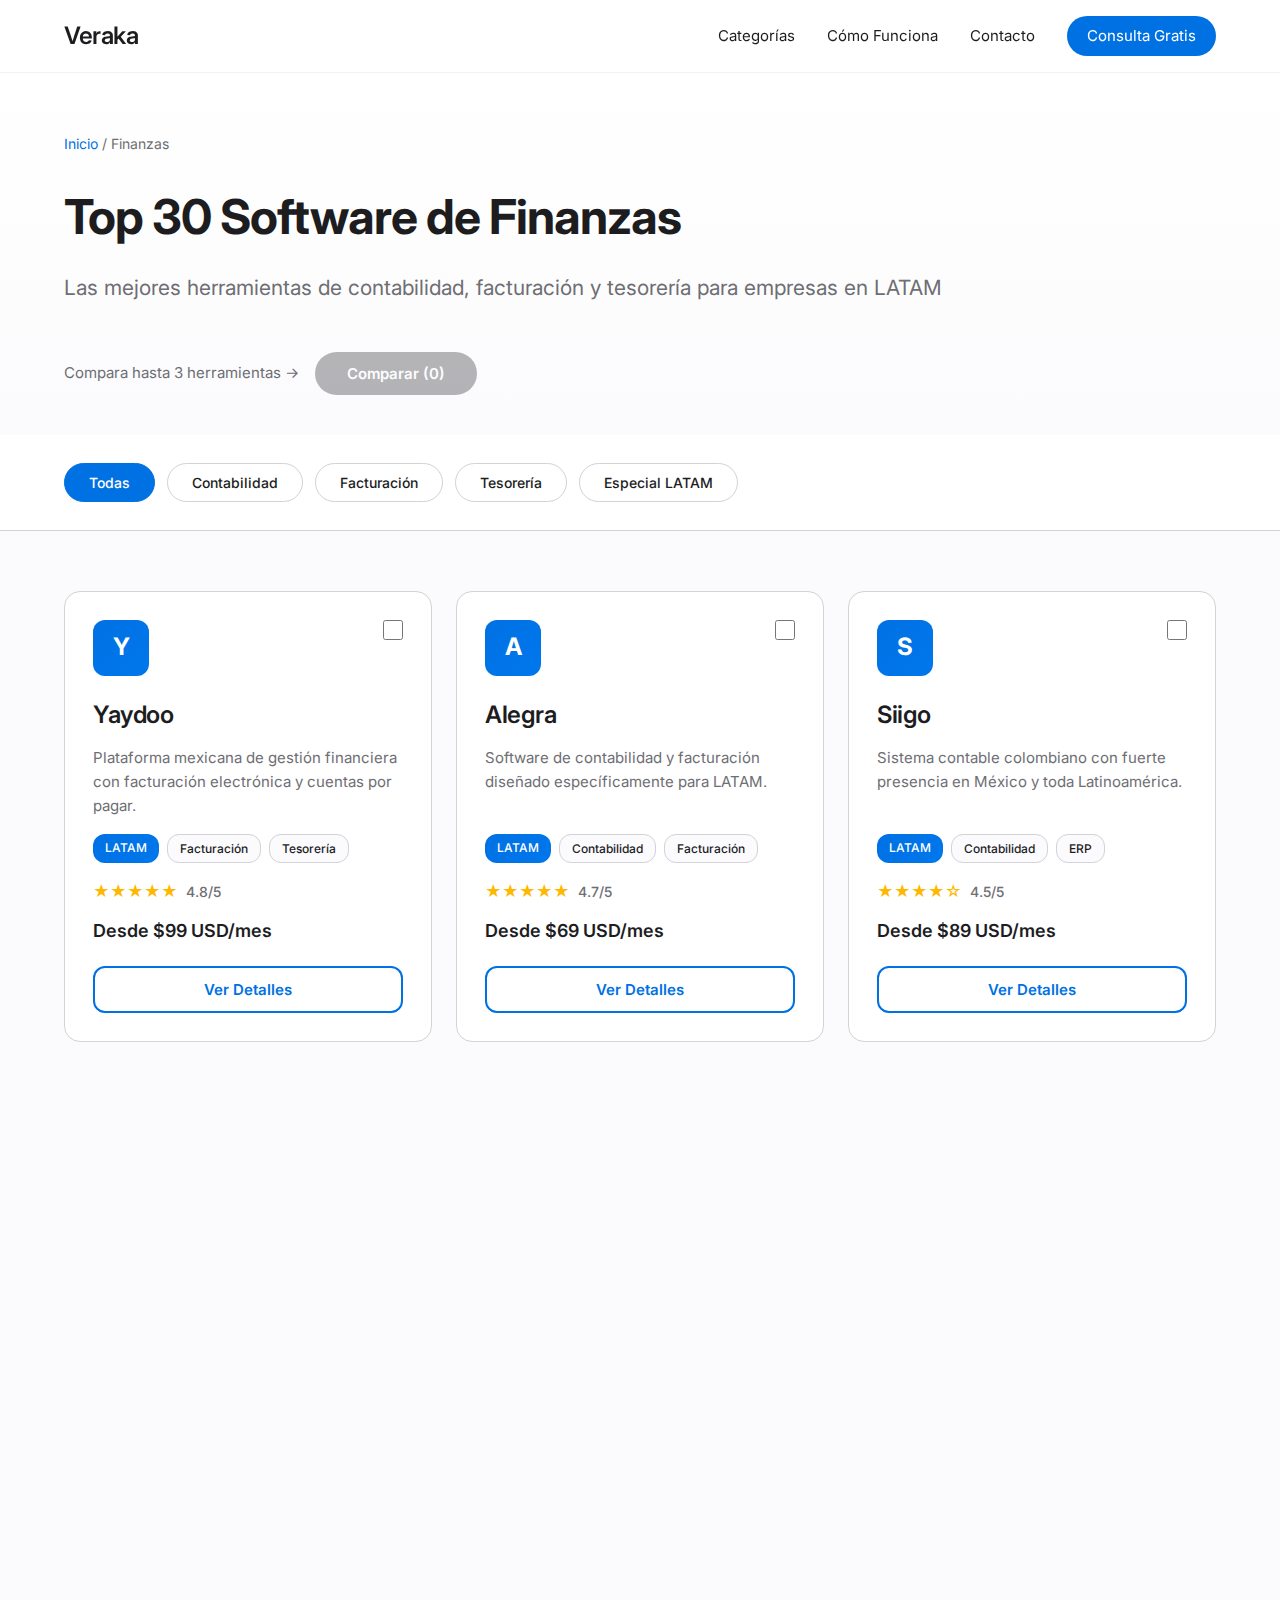
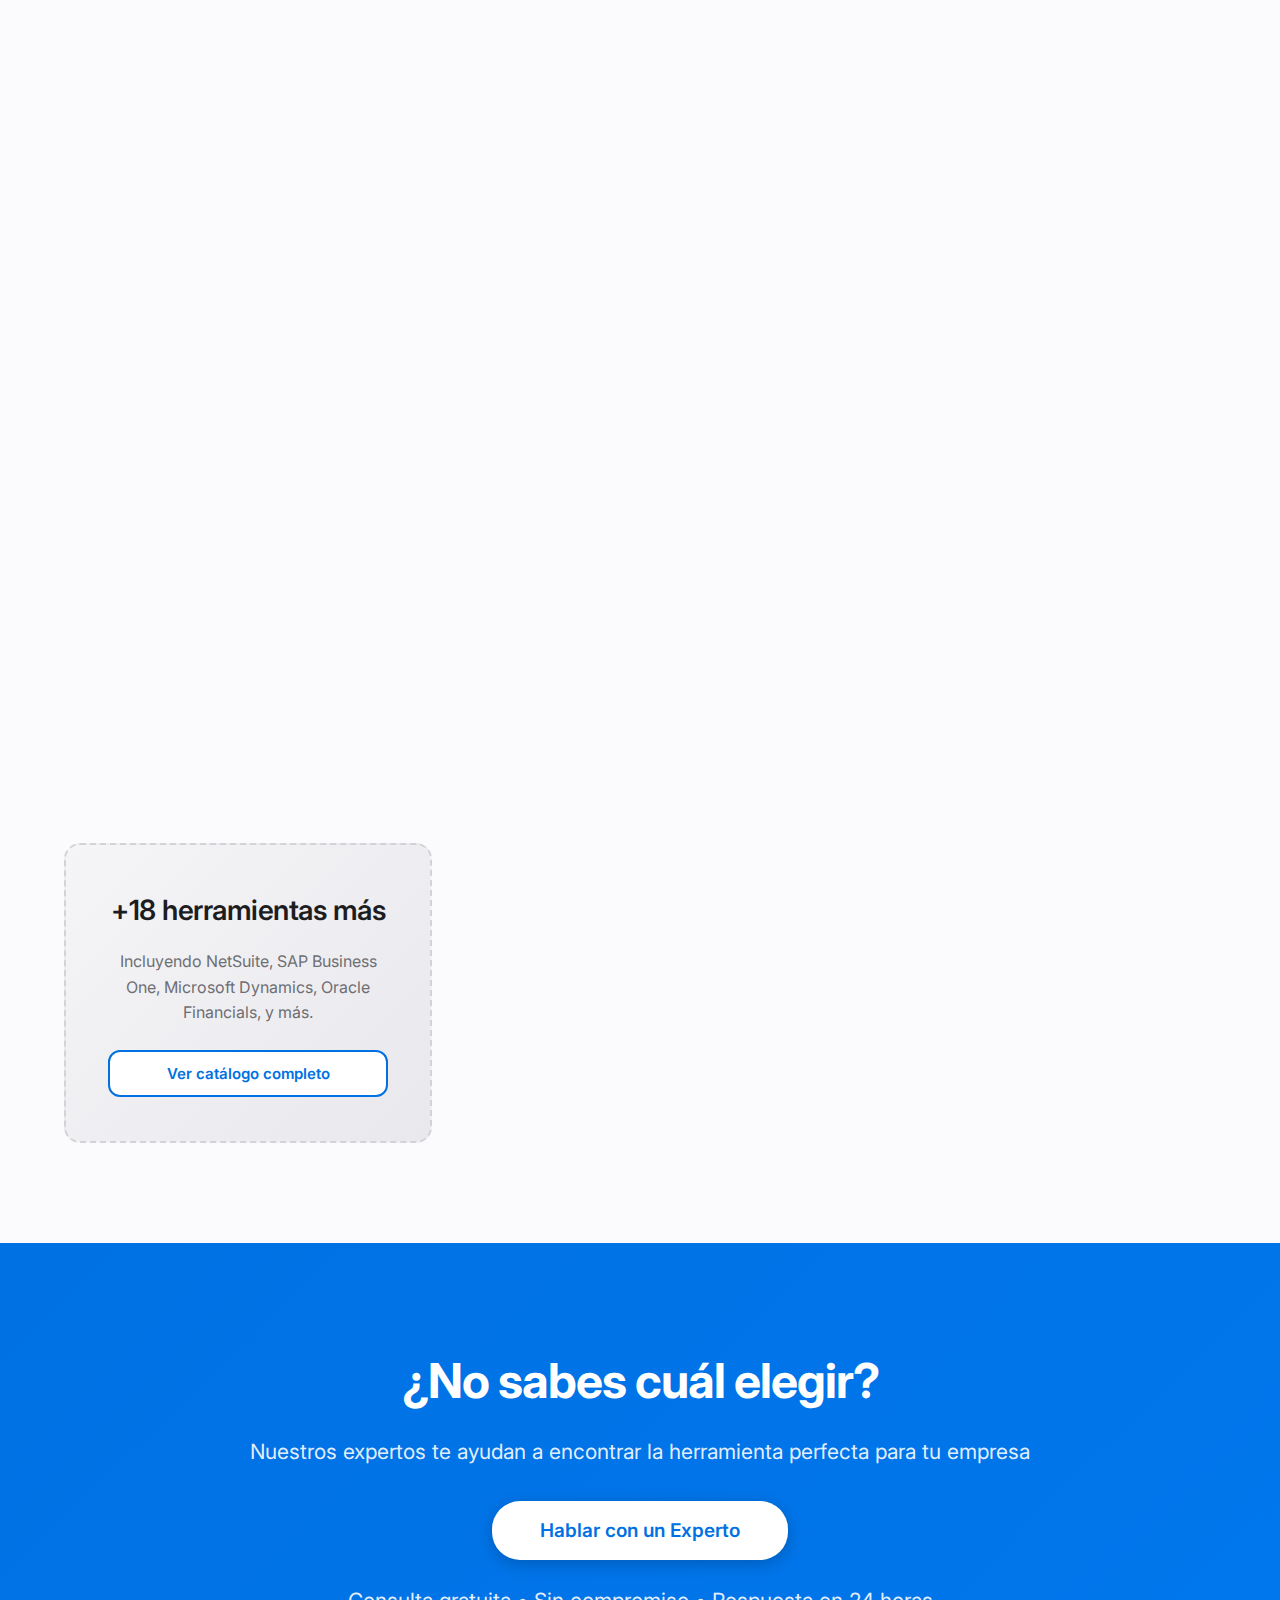
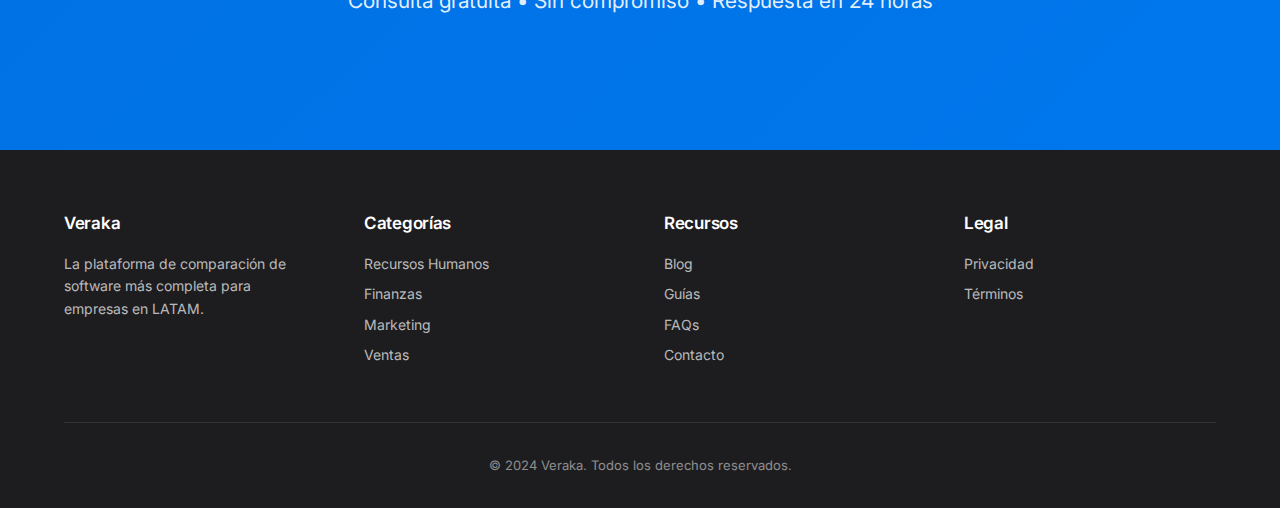
<file: finance.html>
<!DOCTYPE html>
<html lang="es">
<head>
    <meta charset="UTF-8">
    <meta name="viewport" content="width=device-width, initial-scale=1.0">
    <title>Top 30 Software de Finanzas | Veraka</title>
    <link rel="stylesheet" href="styles.css">
    <link rel="stylesheet" href="category-page.css">
    <link rel="preconnect" href="https://fonts.googleapis.com">
    <link rel="preconnect" href="https://fonts.gstatic.com" crossorigin>
    <link href="https://fonts.googleapis.com/css2?family=Inter:wght@300;400;500;600;700&display=swap" rel="stylesheet">
</head>
<body>
    <!-- Navigation -->
    <nav class="navbar">
        <div class="container">
            <div class="nav-content">
                <a href="index.html" class="logo">Veraka</a>
                <div class="nav-links">
                    <a href="index.html#categorias">Categorías</a>
                    <a href="index.html#como-funciona">Cómo Funciona</a>
                    <a href="index.html#contact">Contacto</a>
                    <a href="#" class="btn-primary-nav">Consulta Gratis</a>
                </div>
            </div>
        </div>
    </nav>

    <!-- Category Hero -->
    <section class="category-hero">
        <div class="container">
            <div class="breadcrumb">
                <a href="index.html">Inicio</a> / <span>Finanzas</span>
            </div>
            <h1>Top 30 Software de Finanzas</h1>
            <p class="hero-subtitle">Las mejores herramientas de contabilidad, facturación y tesorería para empresas en LATAM</p>
            
            <!-- Quick Compare -->
            <div class="quick-compare">
                <p>Compara hasta 3 herramientas →</p>
                <button class="btn-compare" id="compareBtn" disabled>Comparar (0)</button>
            </div>
        </div>
    </section>

    <!-- Filters -->
    <section class="filters-section">
        <div class="container">
            <div class="filters">
                <button class="filter-btn active" data-filter="all">Todas</button>
                <button class="filter-btn" data-filter="contabilidad">Contabilidad</button>
                <button class="filter-btn" data-filter="facturacion">Facturación</button>
                <button class="filter-btn" data-filter="tesoreria">Tesorería</button>
                <button class="filter-btn" data-filter="latam">Especial LATAM</button>
            </div>
        </div>
    </section>

    <!-- Tools Grid -->
    <section class="tools-section">
        <div class="container">
            <div class="tools-grid">
                <!-- Tool 1 -->
                <div class="tool-card" data-category="contabilidad latam">
                    <div class="tool-header">
                        <div class="tool-logo">Y</div>
                        <div class="tool-checkbox">
                            <input type="checkbox" class="compare-checkbox" data-tool="Yaydoo">
                        </div>
                    </div>
                    <h3>Yaydoo</h3>
                    <p class="tool-description">Plataforma mexicana de gestión financiera con facturación electrónica y cuentas por pagar.</p>
                    <div class="tool-tags">
                        <span class="tag">LATAM</span>
                        <span class="tag">Facturación</span>
                        <span class="tag">Tesorería</span>
                    </div>
                    <div class="tool-rating">
                        <span class="stars">★★★★★</span>
                        <span class="rating-text">4.8/5</span>
                    </div>
                    <div class="tool-price">Desde $99 USD/mes</div>
                    <button class="btn-tool-details">Ver Detalles</button>
                </div>

                <!-- Tool 2 -->
                <div class="tool-card" data-category="contabilidad latam">
                    <div class="tool-header">
                        <div class="tool-logo">A</div>
                        <div class="tool-checkbox">
                            <input type="checkbox" class="compare-checkbox" data-tool="Alegra">
                        </div>
                    </div>
                    <h3>Alegra</h3>
                    <p class="tool-description">Software de contabilidad y facturación diseñado específicamente para LATAM.</p>
                    <div class="tool-tags">
                        <span class="tag">LATAM</span>
                        <span class="tag">Contabilidad</span>
                        <span class="tag">Facturación</span>
                    </div>
                    <div class="tool-rating">
                        <span class="stars">★★★★★</span>
                        <span class="rating-text">4.7/5</span>
                    </div>
                    <div class="tool-price">Desde $69 USD/mes</div>
                    <button class="btn-tool-details">Ver Detalles</button>
                </div>

                <!-- Tool 3 -->
                <div class="tool-card" data-category="contabilidad latam">
                    <div class="tool-header">
                        <div class="tool-logo">S</div>
                        <div class="tool-checkbox">
                            <input type="checkbox" class="compare-checkbox" data-tool="Siigo">
                        </div>
                    </div>
                    <h3>Siigo</h3>
                    <p class="tool-description">Sistema contable colombiano con fuerte presencia en México y toda Latinoamérica.</p>
                    <div class="tool-tags">
                        <span class="tag">LATAM</span>
                        <span class="tag">Contabilidad</span>
                        <span class="tag">ERP</span>
                    </div>
                    <div class="tool-rating">
                        <span class="stars">★★★★☆</span>
                        <span class="rating-text">4.5/5</span>
                    </div>
                    <div class="tool-price">Desde $89 USD/mes</div>
                    <button class="btn-tool-details">Ver Detalles</button>
                </div>

                <!-- Tool 4 -->
                <div class="tool-card" data-category="contabilidad latam">
                    <div class="tool-header">
                        <div class="tool-logo">C</div>
                        <div class="tool-checkbox">
                            <input type="checkbox" class="compare-checkbox" data-tool="CONTPAQi">
                        </div>
                    </div>
                    <h3>CONTPAQi</h3>
                    <p class="tool-description">Líder en México con más de 30 años, especializado en normativa fiscal mexicana.</p>
                    <div class="tool-tags">
                        <span class="tag">México</span>
                        <span class="tag">Contabilidad</span>
                        <span class="tag">Nómina</span>
                    </div>
                    <div class="tool-rating">
                        <span class="stars">★★★★☆</span>
                        <span class="rating-text">4.6/5</span>
                    </div>
                    <div class="tool-price">Desde $149 USD/mes</div>
                    <button class="btn-tool-details">Ver Detalles</button>
                </div>

                <!-- Tool 5 -->
                <div class="tool-card" data-category="contabilidad">
                    <div class="tool-header">
                        <div class="tool-logo">QB</div>
                        <div class="tool-checkbox">
                            <input type="checkbox" class="compare-checkbox" data-tool="QuickBooks">
                        </div>
                    </div>
                    <h3>QuickBooks</h3>
                    <p class="tool-description">Software de contabilidad líder mundial, ideal para pequeñas y medianas empresas.</p>
                    <div class="tool-tags">
                        <span class="tag">Contabilidad</span>
                        <span class="tag">Facturación</span>
                        <span class="tag">Reportes</span>
                    </div>
                    <div class="tool-rating">
                        <span class="stars">★★★★★</span>
                        <span class="rating-text">4.9/5</span>
                    </div>
                    <div class="tool-price">Desde $30 USD/mes</div>
                    <button class="btn-tool-details">Ver Detalles</button>
                </div>

                <!-- Tool 6 -->
                <div class="tool-card" data-category="contabilidad">
                    <div class="tool-header">
                        <div class="tool-logo">X</div>
                        <div class="tool-checkbox">
                            <input type="checkbox" class="compare-checkbox" data-tool="Xero">
                        </div>
                    </div>
                    <h3>Xero</h3>
                    <p class="tool-description">Plataforma de contabilidad en la nube con excelente interfaz y automatización.</p>
                    <div class="tool-tags">
                        <span class="tag">Contabilidad</span>
                        <span class="tag">Cloud</span>
                        <span class="tag">Integraciones</span>
                    </div>
                    <div class="tool-rating">
                        <span class="stars">★★★★★</span>
                        <span class="rating-text">4.8/5</span>
                    </div>
                    <div class="tool-price">Desde $35 USD/mes</div>
                    <button class="btn-tool-details">Ver Detalles</button>
                </div>

                <!-- Tool 7 -->
                <div class="tool-card" data-category="facturacion">
                    <div class="tool-header">
                        <div class="tool-logo">F</div>
                        <div class="tool-checkbox">
                            <input type="checkbox" class="compare-checkbox" data-tool="FreshBooks">
                        </div>
                    </div>
                    <h3>FreshBooks</h3>
                    <p class="tool-description">Facturación y seguimiento de tiempo para profesionales y pequeñas empresas.</p>
                    <div class="tool-tags">
                        <span class="tag">Facturación</span>
                        <span class="tag">Tiempo</span>
                        <span class="tag">Freelance</span>
                    </div>
                    <div class="tool-rating">
                        <span class="stars">★★★★★</span>
                        <span class="rating-text">4.7/5</span>
                    </div>
                    <div class="tool-price">Desde $17 USD/mes</div>
                    <button class="btn-tool-details">Ver Detalles</button>
                </div>

                <!-- Tool 8 -->
                <div class="tool-card" data-category="facturacion">
                    <div class="tool-header">
                        <div class="tool-logo">Z</div>
                        <div class="tool-checkbox">
                            <input type="checkbox" class="compare-checkbox" data-tool="Zoho Books">
                        </div>
                    </div>
                    <h3>Zoho Books</h3>
                    <p class="tool-description">Solución completa de contabilidad y facturación con precio competitivo.</p>
                    <div class="tool-tags">
                        <span class="tag">Contabilidad</span>
                        <span class="tag">Facturación</span>
                        <span class="tag">Inventario</span>
                    </div>
                    <div class="tool-rating">
                        <span class="stars">★★★★☆</span>
                        <span class="rating-text">4.6/5</span>
                    </div>
                    <div class="tool-price">Desde $15 USD/mes</div>
                    <button class="btn-tool-details">Ver Detalles</button>
                </div>

                <!-- Tool 9 -->
                <div class="tool-card" data-category="tesoreria">
                    <div class="tool-header">
                        <div class="tool-logo">B</div>
                        <div class="tool-checkbox">
                            <input type="checkbox" class="compare-checkbox" data-tool="Bill.com">
                        </div>
                    </div>
                    <h3>Bill.com</h3>
                    <p class="tool-description">Automatización de cuentas por pagar y cobrar con aprobaciones inteligentes.</p>
                    <div class="tool-tags">
                        <span class="tag">Tesorería</span>
                        <span class="tag">Automatización</span>
                        <span class="tag">AP/AR</span>
                    </div>
                    <div class="tool-rating">
                        <span class="stars">★★★★★</span>
                        <span class="rating-text">4.8/5</span>
                    </div>
                    <div class="tool-price">Desde $45 USD/mes</div>
                    <button class="btn-tool-details">Ver Detalles</button>
                </div>

                <!-- Tool 10 -->
                <div class="tool-card" data-category="contabilidad">
                    <div class="tool-header">
                        <div class="tool-logo">W</div>
                        <div class="tool-checkbox">
                            <input type="checkbox" class="compare-checkbox" data-tool="Wave">
                        </div>
                    </div>
                    <h3>Wave</h3>
                    <p class="tool-description">Software gratuito de contabilidad y facturación para pequeños negocios.</p>
                    <div class="tool-tags">
                        <span class="tag">Gratis</span>
                        <span class="tag">Contabilidad</span>
                        <span class="tag">Facturación</span>
                    </div>
                    <div class="tool-rating">
                        <span class="stars">★★★★☆</span>
                        <span class="rating-text">4.5/5</span>
                    </div>
                    <div class="tool-price">Gratis</div>
                    <button class="btn-tool-details">Ver Detalles</button>
                </div>

                <!-- Continúa con las herramientas 11-30... -->
                <!-- Por brevedad, incluyo algunas más representativas -->

                <!-- Tool 11 -->
                <div class="tool-card" data-category="contabilidad">
                    <div class="tool-header">
                        <div class="tool-logo">S</div>
                        <div class="tool-checkbox">
                            <input type="checkbox" class="compare-checkbox" data-tool="Sage">
                        </div>
                    </div>
                    <h3>Sage</h3>
                    <p class="tool-description">Solución empresarial robusta para contabilidad y gestión financiera.</p>
                    <div class="tool-tags">
                        <span class="tag">Enterprise</span>
                        <span class="tag">Contabilidad</span>
                        <span class="tag">ERP</span>
                    </div>
                    <div class="tool-rating">
                        <span class="stars">★★★★☆</span>
                        <span class="rating-text">4.4/5</span>
                    </div>
                    <div class="tool-price">Desde $25 USD/mes</div>
                    <button class="btn-tool-details">Ver Detalles</button>
                </div>

                <!-- Tool 12 -->
                <div class="tool-card" data-category="facturacion">
                    <div class="tool-header">
                        <div class="tool-logo">I</div>
                        <div class="tool-checkbox">
                            <input type="checkbox" class="compare-checkbox" data-tool="Invoice Ninja">
                        </div>
                    </div>
                    <h3>Invoice Ninja</h3>
                    <p class="tool-description">Facturación, pagos y seguimiento de tiempo para freelancers y agencias.</p>
                    <div class="tool-tags">
                        <span class="tag">Facturación</span>
                        <span class="tag">Pagos</span>
                        <span class="tag">Open Source</span>
                    </div>
                    <div class="tool-rating">
                        <span class="stars">★★★★☆</span>
                        <span class="rating-text">4.5/5</span>
                    </div>
                    <div class="tool-price">Desde $10 USD/mes</div>
                    <button class="btn-tool-details">Ver Detalles</button>
                </div>

                <!-- Placeholder para indicar más herramientas -->
                <div class="tool-card placeholder">
                    <div class="placeholder-content">
                        <h3>+18 herramientas más</h3>
                        <p>Incluyendo NetSuite, SAP Business One, Microsoft Dynamics, Oracle Financials, y más.</p>
                        <button class="btn-tool-details">Ver catálogo completo</button>
                    </div>
                </div>
            </div>
        </div>
    </section>

    <!-- CTA Section -->
    <section class="cta-section">
        <div class="container">
            <div class="cta-content">
                <h2>¿No sabes cuál elegir?</h2>
                <p>Nuestros expertos te ayudan a encontrar la herramienta perfecta para tu empresa</p>
                <button class="btn-primary-large">Hablar con un Experto</button>
                <p class="cta-note">Consulta gratuita • Sin compromiso • Respuesta en 24 horas</p>
            </div>
        </div>
    </section>

    <!-- Footer -->
    <footer class="footer">
        <div class="container">
            <div class="footer-content">
                <div class="footer-section">
                    <h4>Veraka</h4>
                    <p>La plataforma de comparación de software más completa para empresas en LATAM.</p>
                </div>
                <div class="footer-section">
                    <h4>Categorías</h4>
                    <a href="hr.html">Recursos Humanos</a>
                    <a href="finance.html">Finanzas</a>
                    <a href="marketing.html">Marketing</a>
                    <a href="sales.html">Ventas</a>
                </div>
                <div class="footer-section">
                    <h4>Recursos</h4>
                    <a href="#">Blog</a>
                    <a href="#">Guías</a>
                    <a href="#">FAQs</a>
                    <a href="#">Contacto</a>
                </div>
                <div class="footer-section">
                    <h4>Legal</h4>
                    <a href="#">Privacidad</a>
                    <a href="#">Términos</a>
                </div>
            </div>
            <div class="footer-bottom">
                <p>&copy; 2024 Veraka. Todos los derechos reservados.</p>
            </div>
        </div>
    </footer>

    <script src="script.js"></script>
    <script src="category-page.js"></script>
</body>
</html>
</file>
<file: category-page.css>
/* Category Page Styles */

.category-hero {
    padding: 60px 0 40px;
    background: linear-gradient(180deg, var(--bg-white) 0%, var(--bg-light) 100%);
}

.breadcrumb {
    font-size: 14px;
    color: var(--text-secondary);
    margin-bottom: 24px;
}

.breadcrumb a {
    color: var(--primary-color);
    text-decoration: none;
}

.breadcrumb a:hover {
    text-decoration: underline;
}

.category-hero h1 {
    font-size: 48px;
    font-weight: 700;
    letter-spacing: -1px;
    margin-bottom: 16px;
}

.quick-compare {
    display: flex;
    align-items: center;
    gap: 16px;
    margin-top: 32px;
}

.quick-compare p {
    color: var(--text-secondary);
    font-size: 15px;
}

.btn-compare {
    background: var(--primary-color);
    color: white;
    border: none;
    padding: 12px 32px;
    border-radius: 24px;
    font-size: 15px;
    font-weight: 600;
    cursor: pointer;
    transition: all 0.3s ease;
    font-family: 'Inter', sans-serif;
}

.btn-compare:hover:not(:disabled) {
    background: var(--primary-hover);
    transform: translateY(-2px);
}

.btn-compare:disabled {
    background: var(--text-secondary);
    opacity: 0.5;
    cursor: not-allowed;
}

/* Filters Section */
.filters-section {
    padding: 24px 0;
    background: var(--bg-white);
    border-bottom: 1px solid var(--border-color);
    position: sticky;
    top: 65px;
    z-index: 100;
}

.filters {
    display: flex;
    gap: 12px;
    overflow-x: auto;
    padding: 4px 0;
}

.filters::-webkit-scrollbar {
    height: 4px;
}

.filters::-webkit-scrollbar-track {
    background: transparent;
}

.filters::-webkit-scrollbar-thumb {
    background: var(--border-color);
    border-radius: 4px;
}

.filter-btn {
    padding: 10px 24px;
    background: var(--bg-white);
    border: 1px solid var(--border-color);
    border-radius: 24px;
    color: var(--text-primary);
    font-size: 14px;
    font-weight: 500;
    cursor: pointer;
    transition: all 0.3s ease;
    white-space: nowrap;
    font-family: 'Inter', sans-serif;
}

.filter-btn:hover {
    border-color: var(--primary-color);
    color: var(--primary-color);
}

.filter-btn.active {
    background: var(--primary-color);
    color: white;
    border-color: var(--primary-color);
}

/* Tools Section */
.tools-section {
    padding: 60px 0 100px;
    background: var(--bg-light);
}

.tools-grid {
    display: grid;
    grid-template-columns: repeat(auto-fill, minmax(320px, 1fr));
    gap: 24px;
}

/* Tool Card */
.tool-card {
    background: var(--bg-white);
    border: 1px solid var(--border-color);
    border-radius: 16px;
    padding: 28px;
    transition: all 0.3s cubic-bezier(0.4, 0, 0.2, 1);
    display: flex;
    flex-direction: column;
}

.tool-card:hover {
    transform: translateY(-4px);
    box-shadow: var(--shadow-hover);
    border-color: var(--primary-color);
}

.tool-header {
    display: flex;
    justify-content: space-between;
    align-items: flex-start;
    margin-bottom: 20px;
}

.tool-logo {
    width: 56px;
    height: 56px;
    background: linear-gradient(135deg, var(--primary-color), #0077ed);
    border-radius: 12px;
    display: flex;
    align-items: center;
    justify-content: center;
    color: white;
    font-size: 24px;
    font-weight: 700;
}

.tool-checkbox input[type="checkbox"] {
    width: 20px;
    height: 20px;
    cursor: pointer;
    accent-color: var(--primary-color);
}

.tool-card h3 {
    font-size: 24px;
    font-weight: 600;
    margin-bottom: 12px;
    letter-spacing: -0.5px;
}

.tool-description {
    color: var(--text-secondary);
    font-size: 15px;
    line-height: 1.6;
    margin-bottom: 16px;
    flex-grow: 1;
}

.tool-tags {
    display: flex;
    flex-wrap: wrap;
    gap: 8px;
    margin-bottom: 16px;
}

.tag {
    padding: 4px 12px;
    background: var(--bg-light);
    border: 1px solid var(--border-color);
    border-radius: 12px;
    font-size: 12px;
    font-weight: 500;
    color: var(--text-primary);
}

.tag:first-child {
    background: linear-gradient(135deg, var(--primary-color), #0077ed);
    color: white;
    border: none;
}

.tool-rating {
    display: flex;
    align-items: center;
    gap: 8px;
    margin-bottom: 12px;
}

.stars {
    color: #FFB800;
    font-size: 16px;
}

.rating-text {
    color: var(--text-secondary);
    font-size: 14px;
    font-weight: 500;
}

.tool-price {
    font-size: 18px;
    font-weight: 600;
    color: var(--text-primary);
    margin-bottom: 20px;
}

.btn-tool-details {
    width: 100%;
    padding: 12px 24px;
    background: var(--bg-white);
    border: 2px solid var(--primary-color);
    border-radius: 12px;
    color: var(--primary-color);
    font-size: 15px;
    font-weight: 600;
    cursor: pointer;
    transition: all 0.3s ease;
    font-family: 'Inter', sans-serif;
}

.btn-tool-details:hover {
    background: var(--primary-color);
    color: white;
    transform: translateY(-2px);
}

/* Placeholder Card */
.tool-card.placeholder {
    background: linear-gradient(135deg, #f5f5f7, #e8e8ed);
    border: 2px dashed var(--border-color);
    justify-content: center;
    align-items: center;
    text-align: center;
    min-height: 300px;
}

.placeholder-content h3 {
    font-size: 28px;
    margin-bottom: 16px;
}

.placeholder-content p {
    color: var(--text-secondary);
    margin-bottom: 24px;
    max-width: 280px;
}

/* Hidden State for Filters */
.tool-card.hidden {
    display: none;
}

/* Comparison Modal (for future implementation) */
.comparison-modal {
    position: fixed;
    bottom: 0;
    left: 0;
    right: 0;
    background: white;
    box-shadow: 0 -4px 24px rgba(0, 0, 0, 0.15);
    padding: 24px;
    transform: translateY(100%);
    transition: transform 0.3s ease;
    z-index: 1000;
}

.comparison-modal.active {
    transform: translateY(0);
}

/* Responsive */
@media (max-width: 768px) {
    .category-hero h1 {
        font-size: 36px;
    }
    
    .tools-grid {
        grid-template-columns: 1fr;
    }
    
    .filters {
        gap: 8px;
    }
    
    .filter-btn {
        padding: 8px 16px;
        font-size: 13px;
    }
    
    .quick-compare {
        flex-direction: column;
        align-items: flex-start;
    }
    
    .btn-compare {
        width: 100%;
    }
}
</file>
<file: styles.css>
/* Reset and Base Styles */
* {
    margin: 0;
    padding: 0;
    box-sizing: border-box;
}

:root {
    --primary-color: #0071e3;
    --primary-hover: #0077ed;
    --text-primary: #1d1d1f;
    --text-secondary: #6e6e73;
    --bg-light: #fbfbfd;
    --bg-white: #ffffff;
    --border-color: #d2d2d7;
    --shadow: 0 2px 16px rgba(0, 0, 0, 0.08);
    --shadow-hover: 0 4px 24px rgba(0, 0, 0, 0.12);
}

body {
    font-family: 'Inter', -apple-system, BlinkMacSystemFont, 'Segoe UI', sans-serif;
    color: var(--text-primary);
    line-height: 1.6;
    background-color: var(--bg-white);
    -webkit-font-smoothing: antialiased;
    -moz-osx-font-smoothing: grayscale;
}

.container {
    max-width: 1200px;
    margin: 0 auto;
    padding: 0 24px;
}

/* Navigation */
.navbar {
    background: rgba(255, 255, 255, 0.8);
    backdrop-filter: blur(20px);
    -webkit-backdrop-filter: blur(20px);
    border-bottom: 1px solid rgba(0, 0, 0, 0.05);
    position: sticky;
    top: 0;
    z-index: 1000;
    padding: 0;
}

.nav-content {
    display: flex;
    justify-content: space-between;
    align-items: center;
    padding: 16px 0;
}

.logo {
    font-size: 24px;
    font-weight: 600;
    color: var(--text-primary);
    text-decoration: none;
    letter-spacing: -0.5px;
}

.nav-links {
    display: flex;
    gap: 32px;
    align-items: center;
}

.nav-links a {
    color: var(--text-primary);
    text-decoration: none;
    font-size: 15px;
    font-weight: 400;
    transition: color 0.3s ease;
}

.nav-links a:hover {
    color: var(--primary-color);
}

.btn-primary-nav {
    background: var(--primary-color);
    color: white !important;
    padding: 8px 20px;
    border-radius: 20px;
    font-weight: 500;
    transition: all 0.3s ease;
}

.btn-primary-nav:hover {
    background: var(--primary-hover);
    transform: translateY(-1px);
}

/* Hero Section */
.hero {
    padding: 80px 0 100px;
    text-align: center;
    background: linear-gradient(180deg, var(--bg-white) 0%, var(--bg-light) 100%);
}

.hero h1 {
    font-size: 56px;
    font-weight: 700;
    line-height: 1.1;
    letter-spacing: -1.5px;
    margin-bottom: 24px;
    color: var(--text-primary);
}

.hero-subtitle {
    font-size: 21px;
    color: var(--text-secondary);
    margin-bottom: 48px;
    font-weight: 400;
    line-height: 1.5;
}

/* Search Container */
.search-container {
    max-width: 720px;
    margin: 0 auto 32px;
    display: flex;
    gap: 12px;
    background: var(--bg-white);
    padding: 8px;
    border-radius: 16px;
    box-shadow: var(--shadow);
    transition: box-shadow 0.3s ease;
}

.search-container:focus-within {
    box-shadow: var(--shadow-hover);
}

.search-input {
    flex: 1;
    border: none;
    padding: 16px 20px;
    font-size: 17px;
    font-family: 'Inter', sans-serif;
    outline: none;
    background: transparent;
    color: var(--text-primary);
}

.search-input::placeholder {
    color: var(--text-secondary);
}

.search-btn {
    background: var(--primary-color);
    color: white;
    border: none;
    padding: 14px 32px;
    border-radius: 12px;
    font-size: 17px;
    font-weight: 500;
    cursor: pointer;
    transition: all 0.3s ease;
    font-family: 'Inter', sans-serif;
}

.search-btn:hover {
    background: var(--primary-hover);
    transform: translateY(-2px);
    box-shadow: 0 4px 12px rgba(0, 113, 227, 0.3);
}

/* Popular Searches */
.popular-searches {
    display: flex;
    gap: 12px;
    align-items: center;
    justify-content: center;
    flex-wrap: wrap;
    max-width: 720px;
    margin: 0 auto;
}

.popular-searches span {
    color: var(--text-secondary);
    font-size: 15px;
}

.search-tag {
    padding: 8px 16px;
    background: var(--bg-white);
    border: 1px solid var(--border-color);
    border-radius: 20px;
    color: var(--text-primary);
    text-decoration: none;
    font-size: 14px;
    font-weight: 500;
    transition: all 0.3s ease;
}

.search-tag:hover {
    background: var(--primary-color);
    color: white;
    border-color: var(--primary-color);
    transform: translateY(-2px);
}

/* Categories Section */
.categories {
    padding: 100px 0;
    background: var(--bg-white);
}

.categories h2 {
    text-align: center;
    font-size: 48px;
    font-weight: 700;
    letter-spacing: -1px;
    margin-bottom: 16px;
}

.section-subtitle {
    text-align: center;
    font-size: 21px;
    color: var(--text-secondary);
    margin-bottom: 64px;
}

.category-grid {
    display: grid;
    grid-template-columns: repeat(auto-fit, minmax(280px, 1fr));
    gap: 24px;
}

.category-card {
    background: var(--bg-white);
    border: 1px solid var(--border-color);
    border-radius: 20px;
    padding: 40px 32px;
    text-decoration: none;
    color: var(--text-primary);
    transition: all 0.4s cubic-bezier(0.4, 0, 0.2, 1);
    cursor: pointer;
}

.category-card:hover {
    transform: translateY(-8px);
    box-shadow: var(--shadow-hover);
    border-color: var(--primary-color);
}

.category-icon {
    width: 56px;
    height: 56px;
    background: linear-gradient(135deg, var(--primary-color), #0077ed);
    border-radius: 14px;
    display: flex;
    align-items: center;
    justify-content: center;
    margin-bottom: 24px;
    color: white;
    transition: transform 0.3s ease;
}

.category-card:hover .category-icon {
    transform: scale(1.1);
}

.category-card h3 {
    font-size: 24px;
    font-weight: 600;
    margin-bottom: 8px;
    letter-spacing: -0.5px;
}

.category-card p {
    color: var(--text-secondary);
    font-size: 15px;
    margin-bottom: 16px;
    line-height: 1.5;
}

.tools-count {
    color: var(--primary-color);
    font-size: 14px;
    font-weight: 500;
}

/* How It Works Section */
.how-it-works {
    padding: 100px 0;
    background: var(--bg-light);
}

.how-it-works h2 {
    text-align: center;
    font-size: 48px;
    font-weight: 700;
    letter-spacing: -1px;
    margin-bottom: 64px;
}

.steps-grid {
    display: grid;
    grid-template-columns: repeat(auto-fit, minmax(300px, 1fr));
    gap: 48px;
}

.step {
    text-align: center;
}

.step-number {
    width: 64px;
    height: 64px;
    background: var(--primary-color);
    color: white;
    border-radius: 50%;
    display: flex;
    align-items: center;
    justify-content: center;
    font-size: 28px;
    font-weight: 700;
    margin: 0 auto 24px;
}

.step h3 {
    font-size: 24px;
    font-weight: 600;
    margin-bottom: 12px;
    letter-spacing: -0.5px;
}

.step p {
    color: var(--text-secondary);
    font-size: 17px;
    line-height: 1.6;
}

/* Benefits Section */
.benefits {
    padding: 80px 0;
    background: var(--bg-white);
}

.benefits-grid {
    display: grid;
    grid-template-columns: repeat(auto-fit, minmax(250px, 1fr));
    gap: 32px;
}

.benefit {
    text-align: center;
    padding: 32px 24px;
}

.benefit h3 {
    font-size: 21px;
    font-weight: 600;
    margin-bottom: 12px;
    letter-spacing: -0.3px;
}

.benefit p {
    color: var(--text-secondary);
    font-size: 15px;
    line-height: 1.6;
}

/* CTA Section */
.cta-section {
    padding: 100px 0;
    background: linear-gradient(135deg, var(--primary-color), #0077ed);
    text-align: center;
}

.cta-content h2 {
    font-size: 48px;
    font-weight: 700;
    color: white;
    margin-bottom: 16px;
    letter-spacing: -1px;
}

.cta-content p {
    font-size: 21px;
    color: rgba(255, 255, 255, 0.9);
    margin-bottom: 32px;
}

.btn-primary-large {
    background: white;
    color: var(--primary-color);
    border: none;
    padding: 18px 48px;
    border-radius: 28px;
    font-size: 19px;
    font-weight: 600;
    cursor: pointer;
    transition: all 0.3s ease;
    font-family: 'Inter', sans-serif;
    box-shadow: 0 4px 16px rgba(0, 0, 0, 0.2);
}

.btn-primary-large:hover {
    transform: translateY(-3px);
    box-shadow: 0 8px 24px rgba(0, 0, 0, 0.3);
}

.cta-note {
    margin-top: 24px;
    font-size: 14px;
    color: rgba(255, 255, 255, 0.8);
}

/* Footer */
.footer {
    background: var(--text-primary);
    color: white;
    padding: 60px 0 32px;
}

.footer-content {
    display: grid;
    grid-template-columns: repeat(auto-fit, minmax(200px, 1fr));
    gap: 48px;
    margin-bottom: 48px;
}

.footer-section h4 {
    font-size: 17px;
    font-weight: 600;
    margin-bottom: 16px;
    letter-spacing: -0.3px;
}

.footer-section p {
    color: rgba(255, 255, 255, 0.7);
    font-size: 14px;
    line-height: 1.6;
}

.footer-section a {
    display: block;
    color: rgba(255, 255, 255, 0.7);
    text-decoration: none;
    font-size: 14px;
    margin-bottom: 8px;
    transition: color 0.3s ease;
}

.footer-section a:hover {
    color: white;
}

.footer-bottom {
    padding-top: 32px;
    border-top: 1px solid rgba(255, 255, 255, 0.1);
    text-align: center;
}

.footer-bottom p {
    color: rgba(255, 255, 255, 0.5);
    font-size: 13px;
}

/* Responsive Design */
@media (max-width: 768px) {
    .hero h1 {
        font-size: 40px;
    }
    
    .hero-subtitle {
        font-size: 17px;
    }
    
    .categories h2,
    .how-it-works h2,
    .cta-content h2 {
        font-size: 36px;
    }
    
    .nav-links {
        gap: 16px;
    }
    
    .search-container {
        flex-direction: column;
    }
    
    .search-btn {
        width: 100%;
    }
    
    .category-grid {
        grid-template-columns: 1fr;
    }
}
</file>
